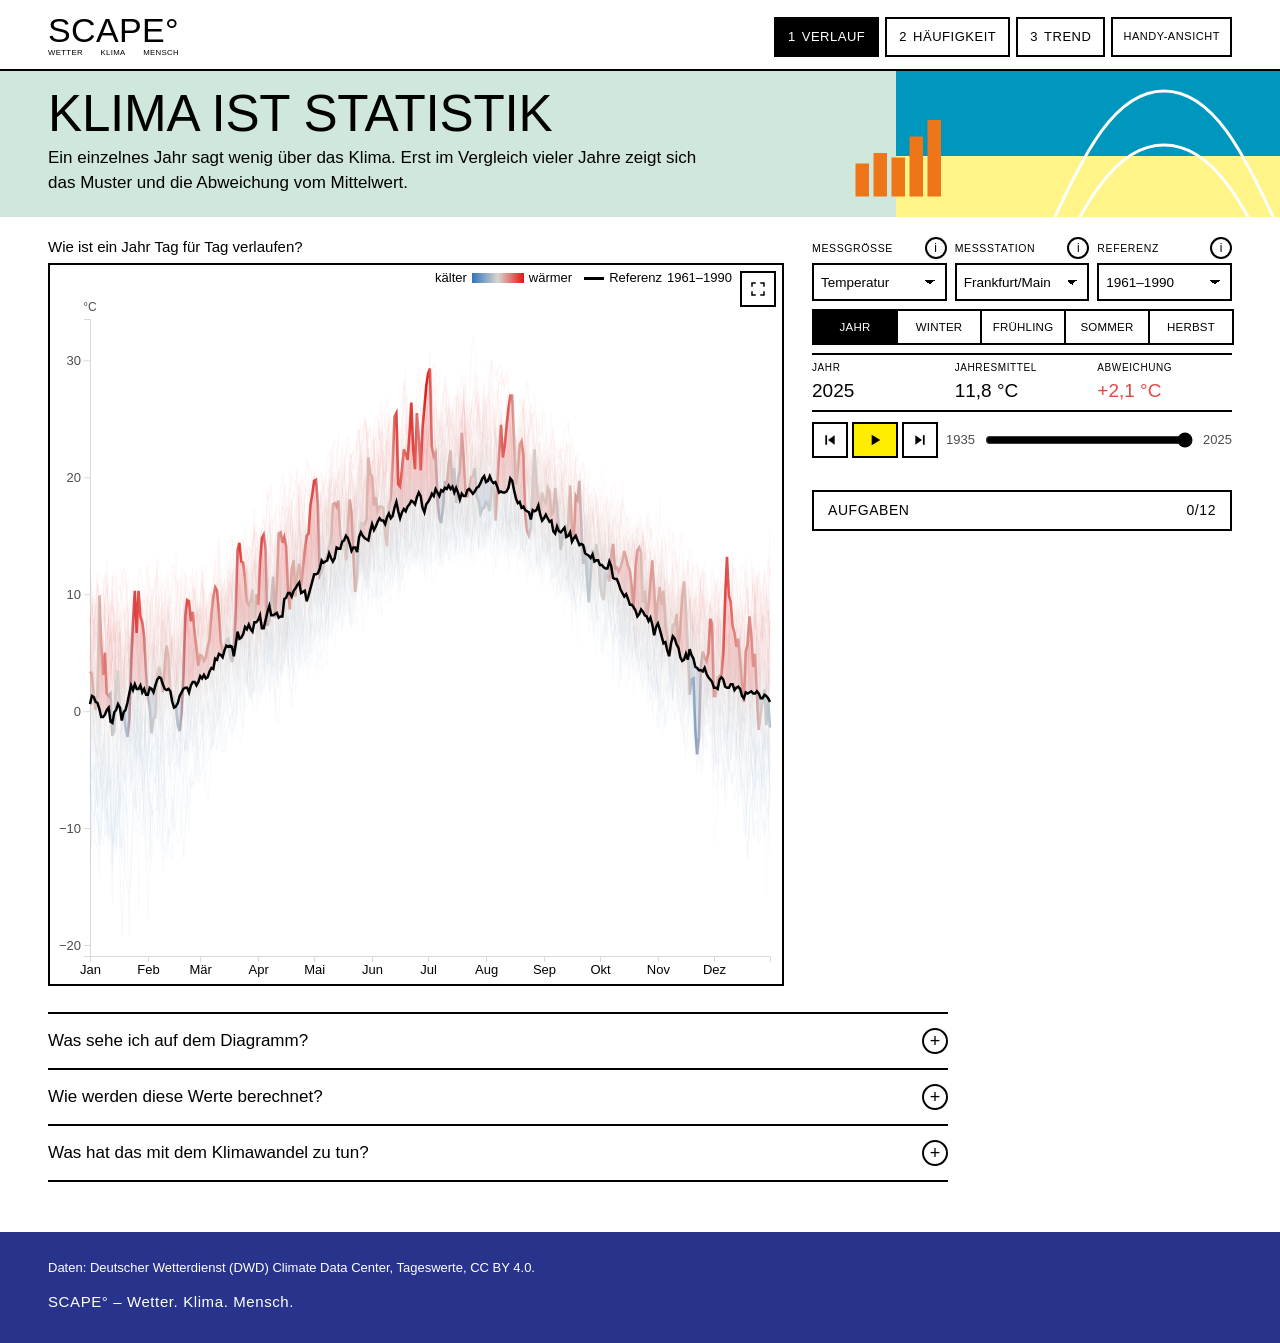
<file: docs/index.html>
<!DOCTYPE html>
<html lang="de">
<head>
<meta charset="UTF-8">
<meta name="viewport" content="width=device-width, initial-scale=1, viewport-fit=cover">
<title data-t="page.pageTitle">Klima ist Statistik</title>
<meta name="description" content="">
<!-- Structure only. Design: theme/ · texts: content/texts.de.js · layout: css/ · behaviour: js/ -->
<script src="js/view.js" data-app="klimastatistik"></script>
<link rel="stylesheet" href="theme/theme.css">
<link rel="stylesheet" href="css/kit.css">
<link rel="stylesheet" href="css/app.css">
</head>
<body>

<header class="top">
  <a class="logo" href="index.html" data-brand="logo"></a>
  <div class="top-right">
    <!-- the three views of the page; js/main.js switches them (#verlauf, #haeufigkeit, #trend) -->
    <nav class="nav" data-t-aria="views.ariaLabel">
      <a href="#verlauf" data-view="verlauf"><span class="num">1</span><span data-t="views.verlauf.nav"></span></a>
      <a href="#haeufigkeit" data-view="haeufigkeit"><span class="num">2</span><span data-t="views.haeufigkeit.nav"></span></a>
      <a href="#trend" data-view="trend"><span class="num">3</span><span data-t="views.trend.nav"></span></a>
    </nav>
    <button type="button" class="view-toggle"></button>
  </div>
</header>

<div class="poster small">
  <div class="f f1"></div><div class="f f2"></div><div class="f f3"></div>
  <svg class="l2" viewBox="0 0 120 120" aria-hidden="true">
    <rect x="6" y="70" width="18" height="44" fill="currentColor"/><rect x="30" y="56" width="18" height="58" fill="currentColor"/>
    <rect x="54" y="62" width="18" height="52" fill="currentColor"/><rect x="78" y="34" width="18" height="80" fill="currentColor"/>
    <rect x="102" y="12" width="18" height="102" fill="currentColor"/>
  </svg>
  <svg class="l3" viewBox="0 0 400 400" aria-hidden="true">
    <path d="M0,330 C110,330 120,120 200,120 C280,120 290,330 400,330"/>
    <path d="M0,300 C110,300 120,80 200,80 C280,80 290,300 400,300"/>
  </svg>
  <div class="poster-text">
    <h1 class="headline" data-t-html="page.headline"></h1>
    <p class="lead" data-t="page.lead"></p>
  </div>
</div>

<main class="page">
  <div class="lab">
    <div class="lab-pre">
      <div class="pickers">
        <div class="pick">
          <div class="pick-head">
            <label for="variable-select" class="section-label" data-t="pickers.variable"></label>
            <button type="button" class="info" aria-controls="variable-note" data-t-aria="pickers.variableInfoAria"></button>
          </div>
          <select id="variable-select" class="select">
            <option value="temperature" data-t="variables.temperature.label"></option>
            <option value="precipitation" data-t="variables.precipitation.label"></option>
            <option value="sunshine" data-t="variables.sunshine.label"></option>
          </select>
        </div>
        <div class="pick">
          <div class="pick-head">
            <label for="station-select" class="section-label" data-t="pickers.station"></label>
            <button type="button" class="info" aria-controls="station-note" data-t-aria="pickers.stationInfoAria"></button>
          </div>
          <select id="station-select" class="select"></select>
        </div>
        <div class="pick">
          <div class="pick-head">
            <label for="period-select" class="section-label" data-t="common.referencePeriodShort"></label>
            <button type="button" class="info" aria-controls="period-note" data-t-aria="common.periodInfoAria"></button>
          </div>
          <select id="period-select" class="select"></select>
        </div>
      </div>
      <div class="info-note" id="variable-note" hidden></div>
      <div class="info-note" id="station-note" hidden></div>
      <div class="info-note" id="period-note" hidden data-t-html="common.periodInfo"></div>

      <div class="seg-row">
        <div class="seg" id="season-toggle" role="group" data-t-aria="page.seasonAria"></div>
      </div>

      <div class="readout-grid" aria-live="polite">
        <div><span data-t="page.year"></span><b id="readout-year">–</b></div>
        <div><span id="readout-value-label"></span><b id="readout-value">–</b></div>
        <div><span data-t="page.deviation"></span><b id="readout-deviation">–</b></div>
      </div>
      <!-- year timeline right under the readout (phone and desktop) -->
      <div class="timeline">
        <span class="transport">
          <button type="button" class="tool" id="prev-year-btn" data-t-aria="timeline.prevAria"><svg viewBox="0 0 24 24" aria-hidden="true"><path d="M5 5h2.6v14H5zM19 5l-10 7 10 7z"/></svg></button>
          <button type="button" class="tool play pulse" id="play-btn" data-t-aria="timeline.playAria">
            <svg class="i-play" viewBox="0 0 24 24" aria-hidden="true"><path d="M7 4l13 8-13 8V4z"/></svg>
            <svg class="i-stop" viewBox="0 0 24 24" aria-hidden="true"><rect x="6" y="6" width="12" height="12"/></svg>
          </button>
          <button type="button" class="tool" id="next-year-btn" data-t-aria="timeline.nextAria"><svg viewBox="0 0 24 24" aria-hidden="true"><path d="M16.4 5H19v14h-2.6zM5 5l10 7-10 7z"/></svg></button>
        </span>
        <span class="year-bound" id="timeline-year-start">–</span>
        <input type="range" id="year-slider" class="year-slider" min="0" max="0" value="0" step="1" data-t-aria="timeline.sliderAria">
        <span class="year-bound" id="timeline-year-end">–</span>
      </div>
    </div>

    <div class="lab-stage">
      <p class="view-question" id="view-question"></p>
      <div class="stage-frame chart-frame" id="stage-frame">
        <!-- 1 Verlauf: one line per year (or monthly bars for sunshine) -->
        <div class="chart-pane" data-pane="verlauf">
          <div class="chart-legend" id="verlauf-legend" aria-hidden="true">
            <span class="legend-scale">
              <span class="legend-label legend-cold"></span>
              <span class="legend-gradient"></span>
              <span class="legend-label legend-warm"></span>
            </span>
            <span class="legend-vs"><span class="line-swatch"></span> <span data-t="legends.reference"></span> <span class="legend-period"></span></span>
          </div>
          <div class="chart-legend" id="bar-legend" aria-hidden="true" hidden>
            <span class="legend-item"><span class="swatch-box" id="bar-legend-year-swatch"></span><span data-t="legends.barYear"></span></span>
            <span class="legend-item"><span class="swatch-box" id="bar-legend-period-swatch"></span><span id="bar-legend-period-label"></span></span>
          </div>
          <svg id="chart" class="chart" role="img"></svg>
          <svg id="chart-bar" class="chart" role="img" hidden></svg>
        </div>
        <!-- 2 Häufigkeit: distribution of the days of one year against the reference period -->
        <div class="chart-pane" data-pane="haeufigkeit" hidden>
          <div class="chart-legend" aria-hidden="true">
            <span class="legend-item"><span class="legend-gradient swatch-bars"></span> <span data-t="legends.distYear"></span></span>
            <span class="legend-item"><span class="line-swatch dashed"></span> <span class="legend-dist-period"></span></span>
          </div>
          <svg id="distribution-chart" class="chart" role="img"></svg>
        </div>
        <!-- 3 Trend: one bar per year, 10-year moving average -->
        <div class="chart-pane" data-pane="trend" hidden>
          <div class="chart-legend" aria-hidden="true">
            <span class="legend-scale">
              <span class="legend-label legend-cold"></span>
              <span class="legend-gradient"></span>
              <span class="legend-label legend-warm"></span>
            </span>
            <span class="legend-vs"><span class="line-swatch"></span> <span data-t="legends.movingAverage"></span></span>
          </div>
          <svg id="trend-chart" class="chart" role="img"></svg>
        </div>
        <div id="tooltip" class="tooltip" hidden></div>
        <p class="load-error" id="load-error" hidden data-t="loadError"></p>
      </div>
    </div>

    <div class="lab-post">
      <button type="button" class="btn tasks-open" id="tasks-open" aria-haspopup="dialog" aria-controls="tasks-dialog">
        <span data-t="quiz.open"></span> <span class="quiz-progress" id="quiz-progress"></span>
      </button>
    </div>
  </div>

  <dialog class="quiz-dialog" id="tasks-dialog" aria-labelledby="tasks-title">
    <div class="quiz-head">
      <h2 id="tasks-title" data-t="quiz.title"></h2>
      <button type="button" class="quiz-close" id="tasks-close" data-t-aria="quiz.closeAria">&times;</button>
    </div>
    <p class="quiz-intro" data-t="quiz.intro"></p>
    <div class="quiz" id="quiz"></div>
  </dialog>

  <div class="topics">
    <details class="topic"><summary data-t="common.topics.chartTitle"></summary><div class="topic-body" id="topic-chart"></div></details>
    <details class="topic"><summary data-t="common.topics.calcTitle"></summary><div class="topic-body" id="topic-calc"></div></details>
    <details class="topic" id="topic-climate-details">
      <summary data-t="common.topics.climateTitle"></summary>
      <div class="topic-body" id="topic-climate"></div>
      <section class="compare" id="compare">
        <h3 class="compare-title" id="compare-title" data-t="compare.titleDefault"></h3>
        <p class="compare-headline" id="compare-headline"></p>
        <div class="stage-frame chart-frame compare-frame" data-no-fs>
          <div class="chart-legend" id="compare-legend" aria-hidden="true"></div>
          <svg class="compare-chart" id="compare-chart" role="img" data-t-aria="compare.aria"></svg>
        </div>
      </section>
    </details>
  </div>
</main>

<footer class="foot">
  <p class="sources" data-t="sources"></p>
  <p class="brand-line" data-brand="line"></p>
</footer>

<script src="theme/theme.js"></script>
<script src="content/texts.de.js"></script>
<script src="js/texts.js"></script>
<script src="js/brand.js"></script>
<script src="js/kit.js"></script>
<script src="js/vendor/d3.v7.min.js"></script>
<script src="js/shared.js"></script>
<script src="js/variable-config.js"></script>
<script src="js/spaghetti-plot.js"></script>
<script src="js/monthly-bar-plot.js"></script>
<script src="js/distribution-plot.js"></script>
<script src="js/annual-trend-plot.js"></script>
<script src="js/main.js"></script>
</body>
</html>
</file>
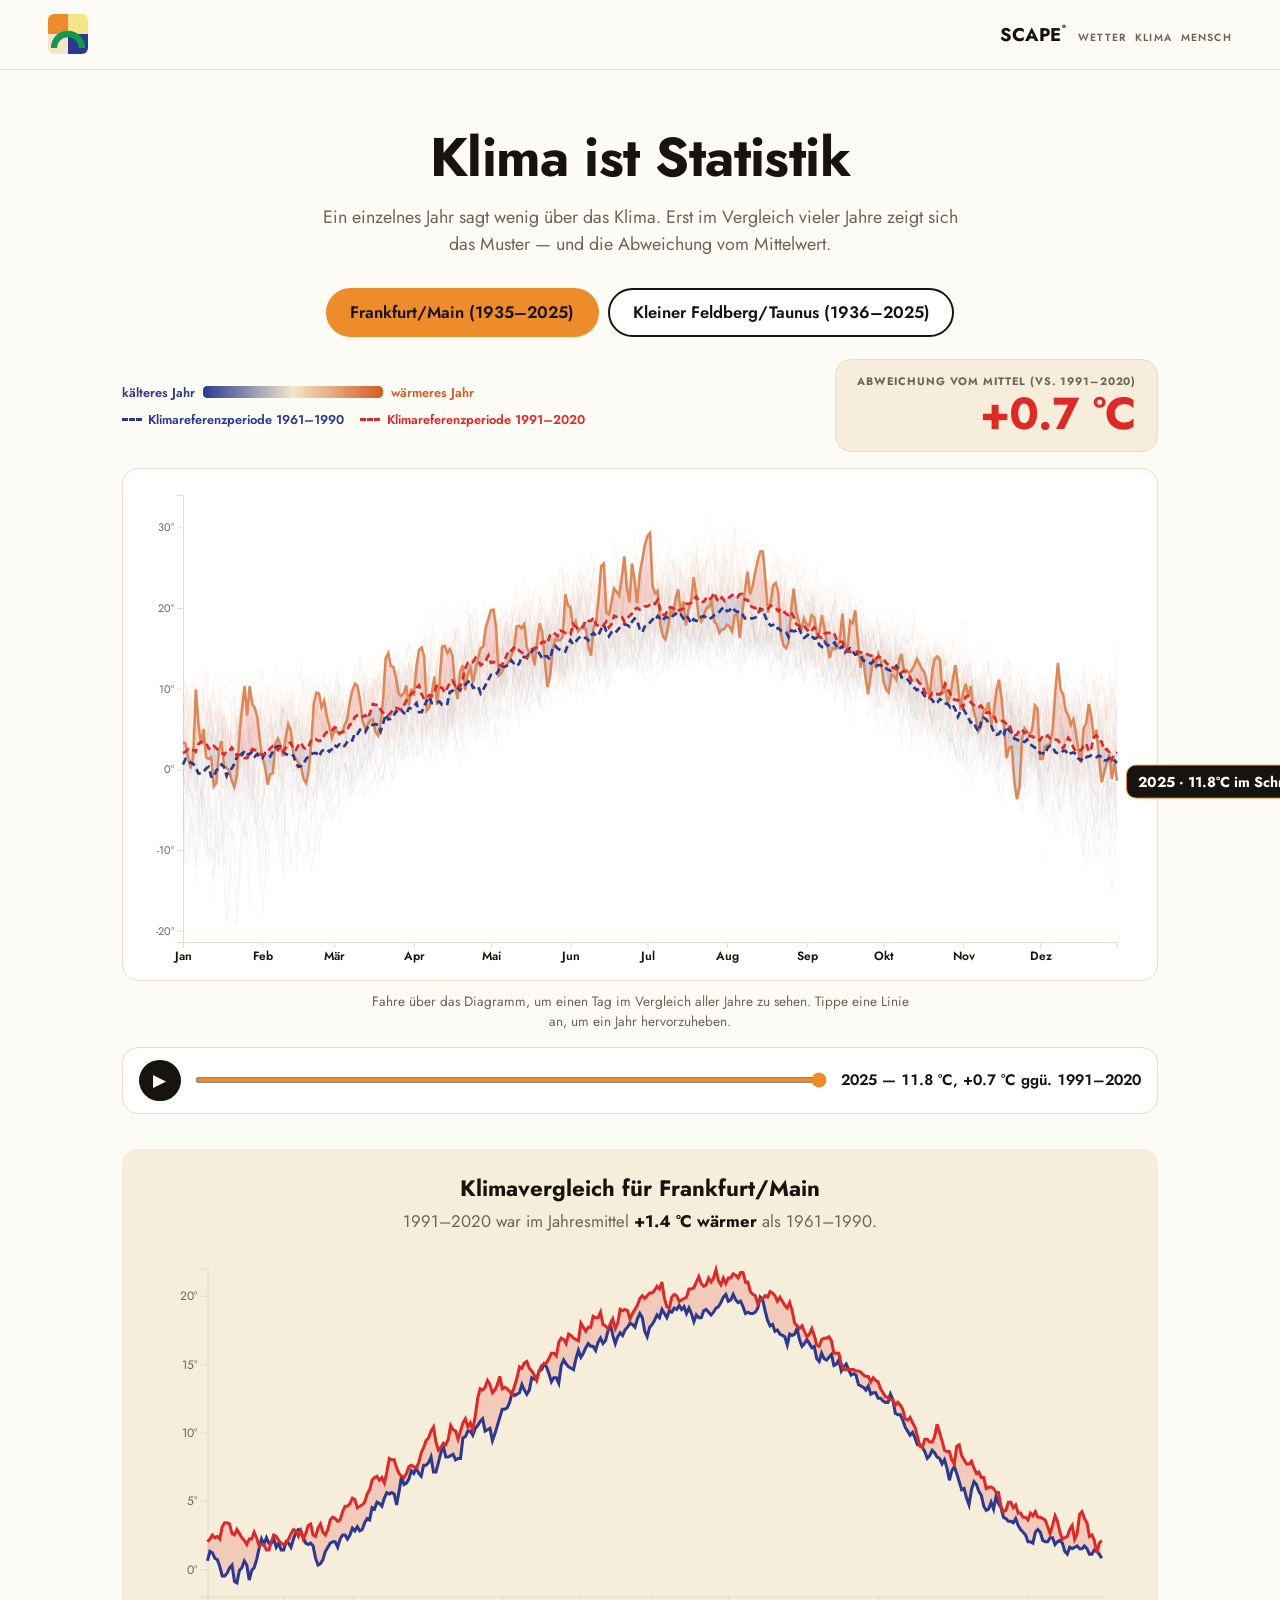
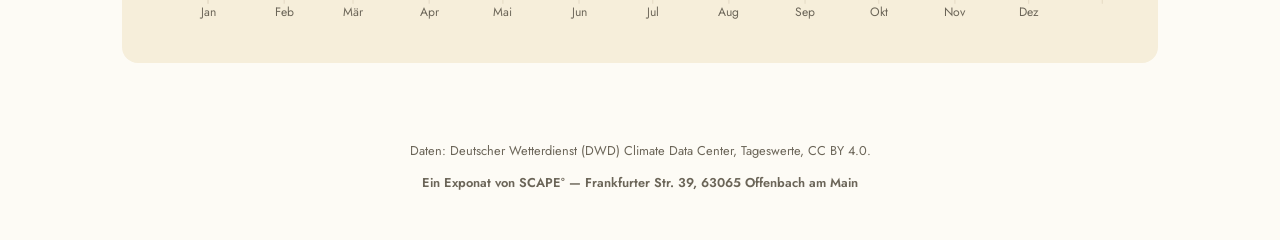
<file: public/index.html>
<!DOCTYPE html>
<html lang="de">
<head>
<meta charset="UTF-8" />
<meta name="viewport" content="width=device-width, initial-scale=1.0" />
<title>Klima ist Statistik — ein SCAPE° Exponat</title>
<link rel="stylesheet" href="css/style.css" />
</head>
<body>

<div class="brand-bar">
  <div class="brand-quad" aria-hidden="true">
    <span></span><span></span><span></span><span></span>
    <svg class="brand-arc" viewBox="0 0 100 100"><path d="M 15 85 A 35 35 0 0 1 85 85" /></svg>
  </div>
  <div class="brand-word">
    <span class="brand-logo">SCAPE<sup>°</sup></span>
    <span class="brand-sub">WETTER&nbsp; KLIMA&nbsp; MENSCH</span>
  </div>
</div>

<header class="app-header">
  <h1>Klima ist Statistik</h1>
  <p class="subtitle">Ein einzelnes Jahr sagt wenig über das Klima. Erst im Vergleich vieler Jahre zeigt sich das Muster — und die Abweichung vom Mittelwert.</p>
</header>

<nav class="station-switcher" id="station-switcher" aria-label="Messstation wählen">
</nav>

<main class="plot-shell">
  <div class="plot-toolbar">
    <div class="legend" id="legend" aria-hidden="true">
      <div class="legend-row">
        <span class="legend-label legend-label-cold">kälteres Jahr</span>
        <svg id="legend-gradient" width="180" height="12"></svg>
        <span class="legend-label legend-label-warm">wärmeres Jahr</span>
      </div>
      <div class="legend-row legend-row-periods" id="legend-periods"></div>
    </div>
    <div class="deviation-badge" id="deviation-badge">
      <span class="deviation-label">ABWEICHUNG VOM MITTEL <span id="deviation-period-label"></span></span>
      <span class="deviation-value" id="deviation-value">–</span>
    </div>
  </div>

  <div class="chart-wrap">
    <svg id="chart" role="img" aria-label="Verlauf der Tagesmitteltemperatur für jedes verfügbare Jahr"></svg>
    <div id="tooltip" class="tooltip" hidden></div>
    <div id="strand-label" class="strand-label" hidden></div>
  </div>
  <p class="hint" id="hint">Fahre über das Diagramm, um einen Tag im Vergleich aller Jahre zu sehen. Tippe eine Linie an, um ein Jahr hervorzuheben.</p>

  <div class="timeline">
    <button id="play-btn" class="play-btn" aria-label="Durch die Jahre abspielen">&#9654;</button>
    <input type="range" id="year-slider" class="year-slider" min="0" max="0" value="0" step="1" aria-label="Jahr auswählen" />
    <div class="timeline-readout" id="timeline-readout">&nbsp;</div>
  </div>

  <section class="compare" id="compare">
    <h2 id="compare-title">Klimavergleich</h2>
    <p class="compare-headline" id="compare-headline"></p>
    <svg class="compare-chart" id="compare-chart" viewBox="0 0 800 320" preserveAspectRatio="xMidYMid meet"></svg>
  </section>
</main>

<footer class="app-footer">
  <p>Daten: Deutscher Wetterdienst (DWD) Climate Data Center, Tageswerte, CC BY 4.0.</p>
  <p class="footer-scape">Ein Exponat von SCAPE° — Frankfurter Str. 39, 63065 Offenbach am Main</p>
</footer>

<script src="js/vendor/d3.v7.min.js"></script>
<script src="js/spaghetti-plot.js"></script>
<script src="js/main.js"></script>
</body>
</html>
</file>
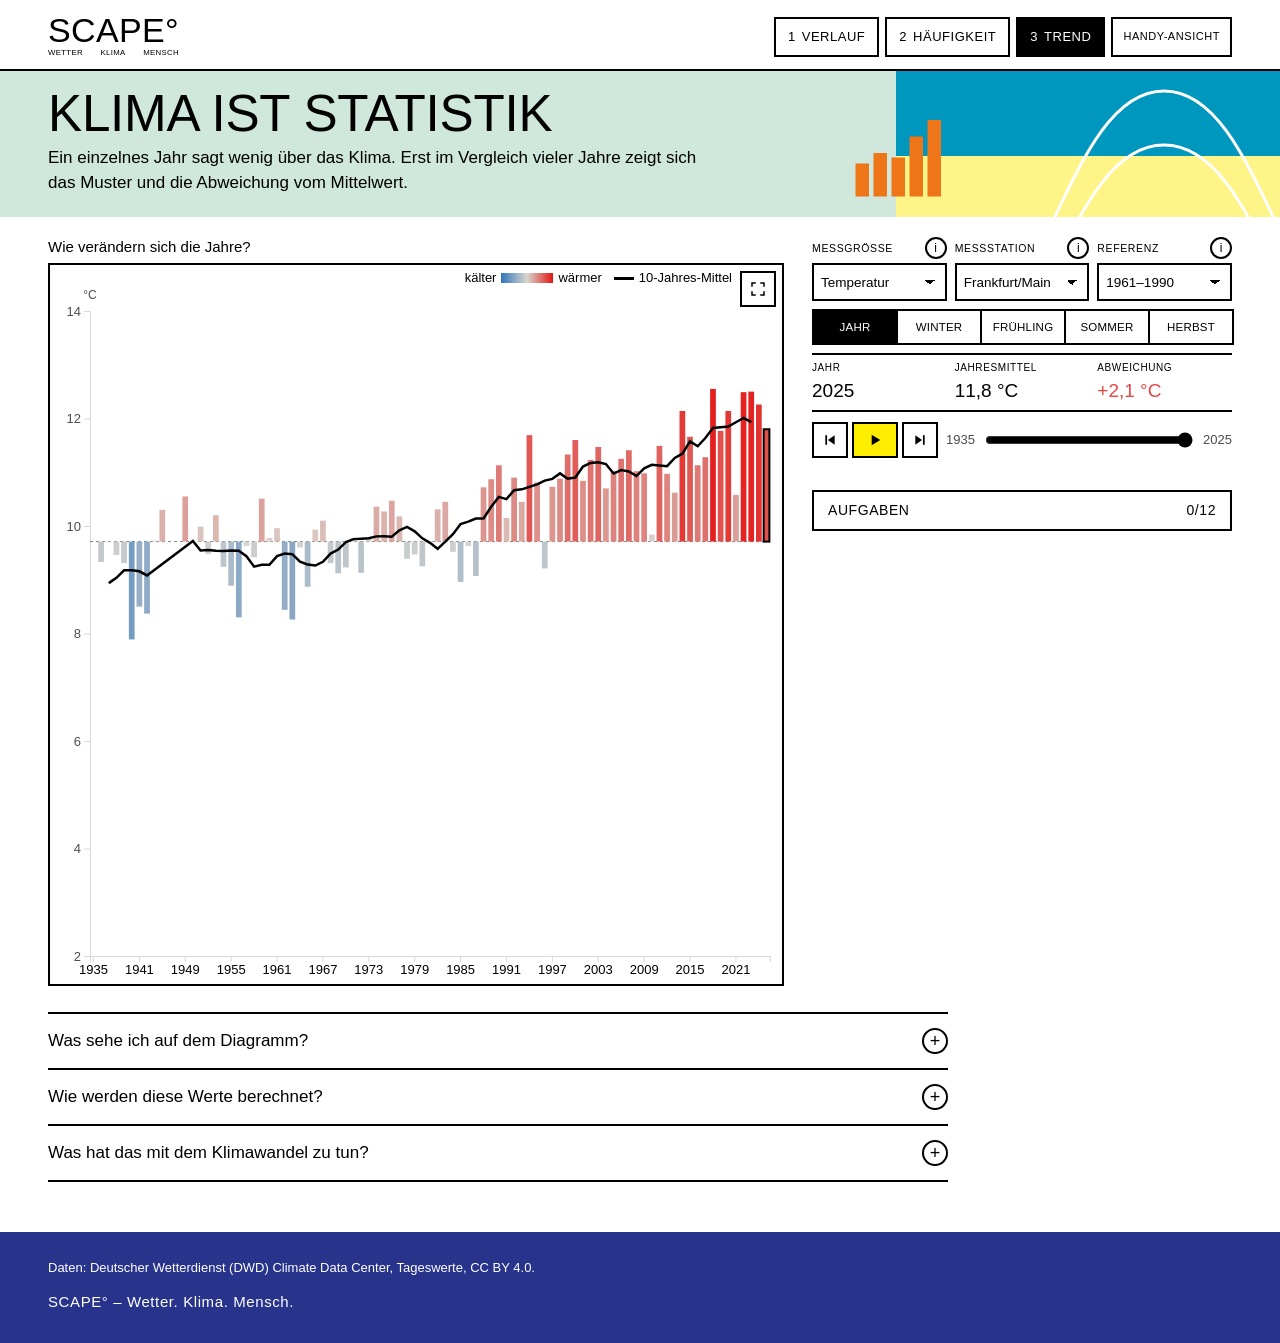
<file: docs/trend.html>
<!DOCTYPE html>
<html lang="de">
<head>
<meta charset="UTF-8">
<meta name="viewport" content="width=device-width, initial-scale=1">
<title>Klima ist Statistik – Trend</title>
<!-- Old address of the former "Klimatrend" page: forwards to the Trend view of index.html. -->
<meta http-equiv="refresh" content="0; url=index.html#trend">
<link rel="canonical" href="index.html#trend">
<script>location.replace('index.html#trend');</script>
</head>
<body>
<p><a href="index.html#trend">Klima ist Statistik – Trend</a></p>
</body>
</html>
</file>
<file: docs/theme/theme.css>
/* =========================================================================
   THEME – everything that makes this app look like SCAPE°.
   css/kit.css and css/app.css only use the custom properties defined here,
   so another institution changes this file (plus theme.js) and nothing else.

   SCAPE° corporate design (Bureau Mitte), in short:
   * Founders Grotesk only. Headlines very large, light, in caps; labels
     medium weight in caps; running text regular, mixed case.
   * Palette colours only. Strong tones always next to pastels. Text black,
     white on dark fields.
   * Flat: hard-edged rectangular colour fields, no rounded rectangles,
     no shadows, no gradients. Circles and pills belong to the shape
     vocabulary and may be used.
   ========================================================================= */

/* Founders Grotesk (Klim Type Foundry) is commercial and not shipped. It is
   used when installed on the device; otherwise the system fallback applies. */
@font-face { font-family: "Founders Grotesk"; src: local("Founders Grotesk Light"), local("FoundersGrotesk-Light"); font-weight: 300; font-display: swap; }
@font-face { font-family: "Founders Grotesk"; src: local("Founders Grotesk Regular"), local("FoundersGrotesk-Regular"); font-weight: 400; font-display: swap; }
@font-face { font-family: "Founders Grotesk"; src: local("Founders Grotesk Medium"), local("FoundersGrotesk-Medium"); font-weight: 500; font-display: swap; }

:root {
  /* ---- Type ------------------------------------------------------------ */
  --font: "Founders Grotesk", "Helvetica Neue", Inter, Arial, sans-serif;
  --fw-light: 300;      /* big headlines, big numbers, wordmark */
  --fw-regular: 400;    /* running text */
  --fw-medium: 500;     /* labels, buttons, small caps headings, emphasis */
  --caps: uppercase;    /* headlines and labels; "none" for a brand without caps */

  /* ---- Palette (scape-corporate-design, section 4) --------------------- */
  --c-black: #000000;   --c-white: #FFFFFF;
  --c-olive: #726B1E;   --c-sand: #D4BFA3;
  --c-gold: #E09F00;    --c-amber: #F59E24;   --c-yellow: #FFE547;
  --c-yellow-strong: #FFD500;  --c-yellow-bright: #FFED00;  --c-yellow-pastel: #FFF487;  --c-yellow-pale: #FDF6B7;
  --c-rust: #D55117;    --c-orange: #EE7518;  --c-salmon: #EF887F;
  --c-pink: #F8E1E6;    --c-cream: #F2E4BA;
  --c-red: #E41513;     --c-red-2: #E8472E;
  --c-purple: #442683;  --c-purple-2: #523E91; --c-lavender: #E0E5F5; --c-lilac: #C5B8DB;
  --c-green-strong: #00983A; --c-green: #62BA91; --c-green-pale: #B0D8C0;
  --c-mint: #CFE6CE;    --c-pale-green: #D0E8DC;
  --c-cyan: #0097BE;    --c-cyan-2: #44ABCC;  --c-cyan-3: #80C0DA;
  --c-petrol: #1F6C8E;  --c-teal: #007B73;    --c-grey: #AEC4C2;
  --c-navy: #28348B;    --c-blue: #0253A0;    --c-blue-2: #3274BA;
  --c-blue-pale: #98B8DD; --c-ice: #D4EDF8;

  /* ---- Roles ----------------------------------------------------------- */
  --ink: var(--c-black);          /* text, outlines */
  --ink-inverse: var(--c-white);  /* text on dark fields */
  --ink-muted: #4d4d4d;           /* secondary text (8.4:1 on white) */
  --paper: var(--c-white);        /* page background */
  --line: var(--c-black);         /* borders of buttons, cards, frames */
  --line-width: 2px;
  --rule-soft: #d9d9d9;           /* grid lines and axes inside charts only */
  --primary: var(--c-yellow-bright); /* THE main action button */
  --primary-ink: var(--c-black);
  --active: var(--c-black);       /* selected / switched-on state */
  --active-ink: var(--c-white);
  --accent: var(--c-orange);      /* decoration of the current part */
  --accent-pale: var(--c-yellow-pastel); /* hover */
  --merke: var(--c-yellow-pale);  /* "Merke" box */
  --focus: var(--c-cyan);         /* keyboard focus ring */
  --stage-bg: var(--c-cream);     /* behind simulations */

  /* Poster header (CD "Gestaltungsebenen"): background field, two fields on
     the right, a small solid shape and a large cropped outline. Each app
     overrides these with its own signature combination. */
  --f1: var(--c-yellow-pastel);
  --f2: var(--c-orange);
  --f3: var(--c-navy);
  --shape: var(--c-green);
  --outline: var(--c-pink);

  /* Footer */
  --foot-bg: var(--c-navy);
  --foot-ink: var(--c-white);

  /* Shape */
  --radius: 0;                    /* no rounded rectangles in the CD */
  --tap: 44px;                    /* minimum touch target */
}

/* ---- Wordmark ------------------------------------------------------------
   "SCAPE°" with the subtitle spread over the full width of the word.
   The markup comes from theme.js (brand.logoHtml). */
.logo { display: inline-flex; flex-direction: column; color: var(--ink); text-decoration: none; line-height: 1; }
.logo-word { font-family: var(--font); font-weight: var(--fw-light); font-size: var(--logo-size, 40px); letter-spacing: .01em; line-height: .85; white-space: nowrap; }
.logo-sub { display: flex; justify-content: space-between; gap: .5em; margin-top: calc(var(--logo-size, 40px) * .13); font-family: var(--font); font-weight: var(--fw-medium); font-size: calc(var(--logo-size, 40px) * .23); letter-spacing: .04em; text-transform: uppercase; }

/* ---- Klima ist Statistik ---------------------------------------------------- */
:root {
  /* signature combination: pale green, cyan, yellow pastel, orange shape, white outline */
  --f1: var(--c-pale-green); --f2: var(--c-cyan); --f3: var(--c-yellow-pastel);
  --shape: var(--c-orange); --outline: var(--c-white);
  --stage-bg: var(--c-white);          /* behind the charts */
  --panel: var(--c-cream);             /* period comparison section */
  --tooltip-bg: var(--c-black);        /* chart tooltips */
  --tooltip-ink: var(--c-white);
  --tooltip-cold: var(--c-blue-pale);  /* "coldest / least" line in day tooltips */
  --tooltip-warm: var(--c-salmon);     /* "warmest / most" line in day tooltips */
}
</file>
<file: docs/css/kit.css>
/* =========================================================================
   SCAPE° app kit – the shared skeleton and components of every app
   (style guide: poster site, buttons, info buttons, Merke box, collapsible
   topics, stage with fullscreen button and first-hint badge, layout).
   Uses only variables from theme/theme.css. Identical in every app;
   app-specific layout goes into css/app.css.

   Phone layout is the base; html[data-view="desktop"] (set by js/view.js
   from the screen width or the header toggle) switches to the desktop
   arrangement: interactive left, controls right.
   ========================================================================= */

*, *::before, *::after { box-sizing: border-box; }
html { -webkit-text-size-adjust: 100%; }
body {
  margin: 0; background: var(--paper); color: var(--ink);
  font-family: var(--font); font-weight: var(--fw-regular); font-size: 17px; line-height: 1.45;
  overflow-x: hidden; -webkit-tap-highlight-color: transparent;
}
h1, h2, h3, p { margin: 0; }
b, strong { font-weight: var(--fw-medium); }
a { color: inherit; }
button, input, select { font: inherit; color: inherit; }
[hidden] { display: none !important; }
:focus-visible { outline: 3px solid var(--focus); outline-offset: 2px; }

:root { --gutter: clamp(16px, 4vw, 48px); --head-h: 76px; }

/* ---------- Header (sticky) ---------------------------------------------- */
.top {
  position: sticky; top: 0; z-index: 30;
  display: flex; flex-wrap: wrap; align-items: flex-end; justify-content: space-between; gap: 12px 20px;
  padding: 16px var(--gutter) 12px; background: var(--paper);
  border-bottom: var(--line-width) solid var(--line); --logo-size: 34px;
}
.top-right { display: flex; flex-wrap: wrap; align-items: center; justify-content: flex-end; gap: 6px; }
.nav { display: flex; flex-wrap: wrap; gap: 6px; }
.nav a, .nav button {
  display: inline-flex; align-items: center; min-height: 40px; padding: 6px 12px;
  border: var(--line-width) solid var(--line); border-radius: var(--radius); background: var(--paper);
  text-decoration: none; font-weight: var(--fw-medium); font-size: 13px; letter-spacing: .04em; text-transform: var(--caps);
  cursor: pointer;
}
.nav .num { font-weight: var(--fw-light); margin-right: 6px; }
.nav [aria-current="page"], .nav [aria-current="true"] { background: var(--active); color: var(--active-ink); }
.view-toggle {
  min-height: 40px; padding: 6px 10px; border: var(--line-width) solid var(--line); background: var(--paper);
  font-weight: var(--fw-medium); font-size: 11px; letter-spacing: .05em; text-transform: var(--caps); cursor: pointer; white-space: nowrap;
}
:root[data-view="mobile"] .top { position: static; }
:root[data-view="mobile"] .top { align-items: center; padding-top: 12px; padding-bottom: 10px; gap: 10px; }
/* phone: the view toggle sits on the logo row, the part buttons get a row of their own below */
:root[data-view="mobile"] .top-right { display: contents; }
:root[data-view="mobile"] .view-toggle { order: 1; margin-left: auto; min-height: 34px; }
:root[data-view="mobile"] .nav { flex: 1 1 100%; order: 2; }
:root[data-view="mobile"] .nav a, :root[data-view="mobile"] .nav button { flex: 1 1 auto; justify-content: center; min-height: 36px; padding: 4px 8px; font-size: 12px; }

/* ---------- Poster header (three CD layers) ------------------------------ */
.poster { position: relative; overflow: hidden; isolation: isolate; min-height: 280px; padding: 36px var(--gutter) 44px; }
.poster .f { position: absolute; z-index: -3; }
.poster .f1 { inset: 0; background: var(--f1); }
.poster .f2 { top: 0; right: 0; width: 30%; height: 58%; background: var(--f2); }
.poster .f3 { bottom: 0; right: 0; width: 30%; height: 42%; background: var(--f3); }
.poster .l2 { position: absolute; z-index: -2; right: calc(30% - 60px); top: calc(58% - 60px); width: 120px; height: 120px; color: var(--shape); }
.poster .l3 { position: absolute; z-index: -1; right: -12%; top: -40%; width: min(66vw, 700px); height: auto; color: var(--outline); fill: none; stroke: currentColor; stroke-width: 3; pointer-events: none; }
.poster .l3 * { vector-effect: non-scaling-stroke; }
.poster-text { position: relative; max-width: min(66%, 900px); }
.kicker { font-weight: var(--fw-medium); font-size: 13px; letter-spacing: .07em; text-transform: var(--caps); margin-bottom: 12px; }
.headline { font-weight: var(--fw-light); text-transform: var(--caps); font-size: clamp(42px, 8vw, 116px); line-height: .88; letter-spacing: -.005em; margin-bottom: 18px; overflow-wrap: anywhere; hyphens: manual; }
.lead { font-size: clamp(17px, 1.7vw, 20px); max-width: 40em; }
/* slim band: sub-pages, and single-page apps on the desktop */
.poster.small { min-height: 0; padding: 26px var(--gutter) 30px; }
.poster.small .headline { font-size: clamp(36px, 6vw, 84px); margin-bottom: 12px; }
.poster.small .l2 { width: 90px; height: 90px; right: calc(30% - 45px); top: calc(58% - 45px); }
:root[data-view="desktop"] .poster.small { padding: 20px var(--gutter) 22px; }
:root[data-view="desktop"] .poster.small .headline { font-size: clamp(38px, 4vw, 60px); margin-bottom: 10px; }
:root[data-view="desktop"] .poster.small .kicker { margin-bottom: 8px; }
:root[data-view="desktop"] .poster.small .lead { font-size: 17px; }
:root[data-view="desktop"] .poster.small .l3 { top: -60%; width: min(44vw, 540px); }
:root[data-view="mobile"] .poster, :root[data-view="mobile"] .poster.small { min-height: 0; padding: 20px var(--gutter) 84px; }
:root[data-view="mobile"] .poster-text { max-width: 100%; }
:root[data-view="mobile"] .poster .f2 { top: auto; bottom: 0; left: 0; right: auto; width: 58%; height: 70px; }
:root[data-view="mobile"] .poster .f3 { bottom: 0; right: 0; width: 42%; height: 70px; }
:root[data-view="mobile"] .poster .l2 { right: auto; left: calc(58% - 40px); top: auto; bottom: 28px; width: 80px; height: 80px; }
/* phone: only the top of the large outline shows, rising out of the colour band, so it never crosses the text */
:root[data-view="mobile"] .poster .l3 { width: 95vw; right: -25%; top: auto; bottom: 0; transform: translateY(70%); }

/* ---------- Page body ---------------------------------------------------- */
.page { padding: 20px var(--gutter) 40px; max-width: 1400px; margin: 0 auto; }
.section-label { font-weight: var(--fw-medium); font-size: 12px; letter-spacing: .1em; text-transform: var(--caps); margin: 18px 0 8px; }
.section-label:first-child { margin-top: 0; }
.h2-short { font-weight: var(--fw-light); text-transform: var(--caps); font-size: clamp(30px, 3.4vw, 46px); line-height: .92; margin: 0 0 12px; }
.h2-question { font-weight: var(--fw-medium); font-size: clamp(22px, 2.4vw, 30px); line-height: 1.15; margin: 0 0 12px; }
p.text { font-size: 16px; line-height: 1.55; max-width: 46em; margin: 0 0 12px; }

/* ---------- Lab: interactive + controls ----------------------------------
   Phone: pre (selection) → stage → post (controls, hint, tasks, Merke).
   Desktop: stage on the left, sized to the screen; pre + post on the right. */
.lab { display: grid; grid-template-columns: minmax(0, 1fr); grid-template-areas: "pre" "stage" "post"; gap: 12px 36px; align-items: start; }
.lab-pre { grid-area: pre; min-width: 0; }
.lab-stage { grid-area: stage; min-width: 0; }
.lab-post { grid-area: post; min-width: 0; }
:root[data-view="desktop"] .lab {
  grid-template-columns: minmax(0, 1fr) minmax(min(320px, 45%), 420px);
  grid-template-areas: "stage pre" "stage post";
  grid-template-rows: auto 1fr;
}
:root[data-view="desktop"] .lab-stage { position: sticky; top: calc(var(--head-h) + 12px); }
/* a square stage that fits the screen on the desktop */
.stage-frame.square { aspect-ratio: 1 / 1; }
:root[data-view="desktop"] .stage-frame.fit { width: min(100%, calc(100svh - var(--head-h) - var(--fit-offset, 230px))); min-width: min(360px, 100%); margin: 0 auto; }

/* ---------- Stage frame, fullscreen button, first-hint badge ------------- */
.stage-frame { position: relative; border: var(--line-width) solid var(--line); background: var(--stage-bg); }
.stage-frame > canvas { display: block; width: 100%; height: 100%; }
.fs-btn {
  position: absolute; right: 8px; bottom: 8px; z-index: 6; width: 40px; height: 40px; padding: 0;
  display: flex; align-items: center; justify-content: center;
  border: var(--line-width) solid var(--line); background: var(--paper); cursor: pointer;
}
.fs-btn svg { width: 20px; height: 20px; fill: none; stroke: currentColor; stroke-width: 2; }
.fs-btn .exit { display: none; }
.stage-frame.is-full .fs-btn .enter, .stage-frame:fullscreen .fs-btn .enter { display: none; }
.stage-frame.is-full .fs-btn .exit, .stage-frame:fullscreen .fs-btn .exit { display: block; }
/* fallback where the Fullscreen API is missing (iPhone): fill the window */
.stage-frame.is-full { position: fixed; inset: 0; z-index: 1000; width: auto !important; height: auto !important; aspect-ratio: auto !important; border: 0; margin: 0 !important; }
.stage-frame:fullscreen { width: 100% !important; height: 100% !important; aspect-ratio: auto !important; border: 0; }
.hint-badge {
  position: absolute; left: 50%; top: 10px; transform: translateX(-50%); z-index: 5; max-width: calc(100% - 20px);
  background: var(--paper); border: var(--line-width) solid var(--line); padding: 5px 10px;
  font-weight: var(--fw-medium); font-size: 12px; letter-spacing: .04em; text-transform: var(--caps); text-align: center; line-height: 1.3;
  pointer-events: none; animation: badge-pulse 1.1s ease-in-out infinite;
}
@keyframes badge-pulse { 0%, 100% { background: var(--paper); } 50% { background: var(--primary); } }
@media (prefers-reduced-motion: reduce) { .hint-badge { animation: none; background: var(--primary); } }

/* ---------- Buttons & controls ------------------------------------------- */
.controls { display: flex; flex-wrap: wrap; gap: 8px 12px; align-items: center; margin-bottom: 10px; }
.btn {
  display: inline-flex; align-items: center; justify-content: center; gap: 6px; min-height: 46px; padding: 8px 14px;
  border: var(--line-width) solid var(--line); border-radius: var(--radius); background: var(--paper); color: var(--ink);
  font-weight: var(--fw-medium); font-size: 14px; letter-spacing: .04em; text-transform: var(--caps); text-decoration: none;
  cursor: pointer; user-select: none; -webkit-user-select: none; touch-action: manipulation;
}
.btn:disabled { opacity: .4; cursor: default; }
.btn.primary { background: var(--primary); color: var(--primary-ink); }
.btn[aria-pressed="true"], .btn.active { background: var(--active); color: var(--active-ink); }
.btn.obj[aria-pressed="true"], .btn.obj.active { background: var(--obj); border-color: var(--obj); color: var(--ink-inverse); }
.btn .sub { display: block; font-size: 11px; font-weight: var(--fw-regular); text-transform: none; letter-spacing: 0; }
.btn svg { width: 18px; height: 18px; flex: none; }
.btn.big { min-height: 58px; font-size: 15px; padding: 10px 18px; }
:root[data-view="desktop"] .btn:not(.primary):not([aria-pressed="true"]):not(.active):not(:disabled):hover { background: var(--accent-pale); }
.btn-row { display: flex; gap: 10px; }
.btn-row > .btn { flex: 1; }
.seg { display: flex; flex-wrap: wrap; }
.seg .btn { margin-right: calc(-1 * var(--line-width)); }
.range { display: flex; align-items: center; gap: 12px; flex: 1 1 300px; min-height: 46px; }
.range label, .range .label { font-weight: var(--fw-medium); font-size: 13px; letter-spacing: .04em; text-transform: var(--caps); white-space: nowrap; min-width: 7em; }
.range input[type="range"] { flex: 1; min-width: 0; accent-color: var(--active); height: 32px; }
.range output { font-weight: var(--fw-medium); font-size: 14px; min-width: 5.4em; text-align: right; white-space: nowrap; }
:root[data-view="desktop"] .lab .range { flex-basis: 100%; }
:root[data-view="mobile"] .range { flex-wrap: wrap; gap: 4px 12px; }
:root[data-view="mobile"] .controls .btn { flex: 1 1 auto; }
.readout { font-weight: var(--fw-medium); font-size: 14px; letter-spacing: .04em; text-transform: var(--caps); min-height: 1.5em; margin: 6px 0; }
.readout-grid { display: flex; flex-wrap: wrap; gap: 10px 22px; padding: 12px 0; margin: 10px 0 14px; border-top: var(--line-width) solid var(--line); border-bottom: var(--line-width) solid var(--line); }
.readout-grid > div { font-size: 11px; font-weight: var(--fw-medium); letter-spacing: .08em; text-transform: var(--caps); }
.readout-grid b { display: block; margin-top: 3px; font-size: 20px; font-weight: var(--fw-light); letter-spacing: 0; text-transform: none; }
.hint { font-size: 15px; line-height: 1.5; margin: 8px 0 12px; max-width: 46em; }

/* ---------- Info button ("i" in a circle) + inline note ------------------ */
.info {
  flex: none; display: inline-flex; align-items: center; justify-content: center;
  width: 26px; height: 26px; padding: 0; margin: 0 4px; vertical-align: middle;
  border: var(--line-width) solid var(--line); border-radius: 50%; background: var(--paper); color: var(--ink);
  font-weight: var(--fw-medium); font-size: 14px; font-style: normal; line-height: 1; text-transform: none; cursor: pointer;
}
.info[aria-expanded="true"] { background: var(--active); color: var(--active-ink); }
.info-note { border-left: 4px solid var(--line); background: var(--merke); padding: 10px 12px; margin: 6px 0 12px; font-size: 14px; line-height: 1.5; }
.info-note p + p { margin-top: 6px; }

/* ---------- Tasks + Merke box --------------------------------------------- */
.tasks { border: var(--line-width) solid var(--line); padding: 12px 14px; margin: 12px 0; }
.tasks h3, .merke h3 { font-weight: var(--fw-medium); font-size: 12px; letter-spacing: .08em; text-transform: var(--caps); margin-bottom: 8px; }
.tasks ul { list-style: none; margin: 0; padding: 0; display: flex; flex-direction: column; gap: 8px; }
.tasks li { display: grid; grid-template-columns: 24px 1fr; gap: 8px; font-size: 15px; align-items: start; }
.tasks .box { width: 22px; height: 22px; border: var(--line-width) solid var(--line); background: var(--paper); display: flex; align-items: center; justify-content: center; font-size: 14px; font-weight: var(--fw-medium); }
.tasks li.done .box { background: var(--active); color: var(--active-ink); }
.tasks li.done .box::after { content: "✓"; }
.tasks .status { margin-top: 8px; font-weight: var(--fw-medium); font-size: 13px; letter-spacing: .04em; text-transform: var(--caps); min-height: 1.3em; }
.merke { background: var(--merke); border: var(--line-width) solid var(--line); padding: 12px 14px; margin: 12px 0; }
.merke p { font-size: 16px; line-height: 1.45; }
.merke.locked p { display: none; }
.merke .locked-note { display: none; font-size: 14px; }
.merke.locked .locked-note { display: block; }

/* ---------- Collapsible topics -------------------------------------------- */
.topics { margin: 26px 0 10px; max-width: 900px; }
details.topic { border-top: var(--line-width) solid var(--line); }
details.topic:last-of-type { border-bottom: var(--line-width) solid var(--line); }
details.topic > summary {
  list-style: none; cursor: pointer; display: flex; align-items: center; justify-content: space-between; gap: 12px;
  padding: 14px 0; font-weight: var(--fw-medium); font-size: 17px; line-height: 1.25;
}
details.topic > summary::-webkit-details-marker { display: none; }
details.topic > summary::after { content: "+"; flex: none; width: 26px; height: 26px; border: var(--line-width) solid var(--line); border-radius: 50%; display: flex; align-items: center; justify-content: center; font-size: 18px; line-height: 1; }
details.topic[open] > summary::after { content: "−"; background: var(--active); color: var(--active-ink); }
.topic-body { padding: 0 0 16px; }
.topic-body p { font-size: 15.5px; line-height: 1.6; margin: 0 0 12px; max-width: 46em; }
.topic-body h3 { font-weight: var(--fw-medium); font-size: 16px; margin: 14px 0 8px; }
.topic-body ol, .topic-body ul { padding-left: 22px; margin: 0 0 12px; }
.topic-body li { font-size: 15.5px; line-height: 1.55; margin-bottom: 6px; }

/* ---------- Strip of many items + pager ----------------------------------- */
.strip { display: flex; overflow-x: auto; border-top: var(--line-width) solid var(--line); border-bottom: var(--line-width) solid var(--line); scrollbar-width: thin; background: var(--paper); }
.strip a, .strip button { flex: 0 0 auto; display: flex; align-items: center; gap: 8px; min-height: 44px; padding: 6px 12px; border: 0; border-right: var(--line-width) solid var(--line); background: var(--paper); text-decoration: none; font-weight: var(--fw-medium); font-size: 12.5px; letter-spacing: .05em; text-transform: var(--caps); white-space: nowrap; cursor: pointer; }
.strip [aria-current="true"], .strip [aria-pressed="true"] { background: var(--active); color: var(--active-ink); }
.pager { display: grid; grid-template-columns: minmax(0, 1fr) auto minmax(0, 1fr); gap: 8px; margin-top: 24px; }
.pager .btn { min-height: 54px; min-width: 0; }
.pager .prev { justify-content: flex-start; }
.pager .next { justify-content: flex-end; }
.pager .t { overflow: hidden; text-overflow: ellipsis; white-space: nowrap; }
.next-part { display: flex; justify-content: flex-end; margin: 24px 0 0; }
:root[data-view="mobile"] .pager { grid-template-columns: minmax(0, 1fr) minmax(0, 1fr); }
:root[data-view="mobile"] .pager .home { grid-column: 1 / -1; order: -1; }

/* ---------- Stepper (steps inside one simulation) ------------------------- */
.stepper { list-style: none; margin: 0 0 12px; padding: 0; display: grid; grid-template-columns: repeat(auto-fit, minmax(110px, 1fr)); gap: 6px; }
.stepper button { width: 100%; min-height: 44px; border: var(--line-width) solid var(--line); background: var(--paper); font-weight: var(--fw-medium); font-size: 13px; text-align: left; padding: 8px 10px; cursor: pointer; }
.stepper button.done { background: var(--accent-pale); }
.stepper button[aria-current="step"] { background: var(--active); color: var(--active-ink); }
:root[data-view="desktop"] .lab .stepper { grid-template-columns: 1fr; }

/* ---------- Footer -------------------------------------------------------- */
.foot { background: var(--foot-bg); color: var(--foot-ink); padding: 26px var(--gutter) 30px; }
.foot .sources { font-size: 13px; line-height: 1.5; max-width: 60em; margin-bottom: 14px; }
.foot .brand-line { font-weight: var(--fw-medium); font-size: 15px; letter-spacing: .04em; }
.dev-link { display: inline-block; margin-top: 10px; border: 0; background: none; padding: 4px 0; color: inherit; font-size: 11px; opacity: .3; cursor: pointer; }

/* ---------- Tables, chips, misc ------------------------------------------- */
.chip { display: inline-flex; align-items: center; gap: 6px; padding: 4px 10px; border: var(--line-width) solid var(--line); font-weight: var(--fw-medium); font-size: 12px; letter-spacing: .04em; text-transform: var(--caps); }
.muted { color: var(--ink-muted); }
.sr-only { position: absolute; width: 1px; height: 1px; overflow: hidden; clip: rect(0 0 0 0); white-space: nowrap; }
</file>
<file: docs/css/app.css>
/* Klima ist Statistik – layout only (theme variables from theme/theme.css,
   shared components from css/kit.css). Both pages use this file. */

/* ---- pickers: variable, station, reference period side by side ---- */
.pickers { display: grid; grid-template-columns: repeat(3, minmax(0, 1fr)); gap: 8px; margin: 0 0 6px; }
.pick { min-width: 0; }
.pick-head { display: flex; align-items: center; justify-content: space-between; gap: 4px; margin-bottom: 4px; min-height: 22px; }
.pick-head .section-label { margin: 0; font-size: 10.5px; letter-spacing: .06em; white-space: nowrap; overflow: hidden; text-overflow: ellipsis; }
.pick-head .info { width: 22px; height: 22px; margin: 0; font-size: 12px; }
.pickers + .info-note, .info-note + .info-note { margin-top: 0; }
.seg-row { margin: 8px 0 0; }
.select {
  appearance: none; -webkit-appearance: none; width: 100%; min-height: 38px; padding: 6px 22px 6px 7px;
  border: var(--line-width) solid var(--line); border-radius: var(--radius); background-color: var(--paper); color: var(--ink);
  background-image: linear-gradient(45deg, transparent 50%, currentColor 50%), linear-gradient(135deg, currentColor 50%, transparent 50%);
  background-position: calc(100% - 15px) 50%, calc(100% - 10px) 50%; background-size: 5px 5px; background-repeat: no-repeat;
  font-weight: var(--fw-medium); font-size: 13.5px; cursor: pointer; text-overflow: ellipsis; white-space: nowrap; overflow: hidden;
}
:root[data-view="desktop"] .select:hover { background-color: var(--accent-pale); }
.seg .btn { flex: 1 1 auto; min-height: 36px; padding: 4px 8px; font-size: 12px; font-variant-numeric: tabular-nums; }

/* station facts inside the info note */
.facts { display: grid; grid-template-columns: auto 1fr; margin: 6px 0 0; }
.facts dt, .facts dd { padding: 4px 0; border-bottom: 1px solid var(--rule-soft); }
.facts dt { padding-right: 14px; color: var(--ink-muted); }
.facts dd { margin: 0; text-align: right; font-weight: var(--fw-medium); font-variant-numeric: tabular-nums; }

/* readout: year, value, deviation - one row */
.readout-grid { display: grid; grid-template-columns: repeat(3, minmax(0, 1fr)); flex-wrap: nowrap; gap: 0 8px; padding: 6px 0; margin: 8px 0 8px; }
.readout-grid > div { font-size: 10px; letter-spacing: .06em; min-width: 0; white-space: nowrap; }
.readout-grid b { font-variant-numeric: tabular-nums; font-size: 19px; margin-top: 1px; }

/* ---- the chart: a wide stage (time series) ---- */
.chart-frame { background: var(--stage-bg); }
.chart-pane { position: relative; }
.chart { display: block; width: 100%; height: clamp(320px, 60svh, 520px); touch-action: pan-y; }
:root[data-view="desktop"] .chart { height: clamp(400px, calc(100svh - var(--head-h) - 110px), 800px); }
.stage-frame:fullscreen .chart-pane, .stage-frame.is-full .chart-pane { height: 100%; }
.stage-frame:fullscreen .chart, .stage-frame.is-full .chart { height: 100%; }
.stage-frame:fullscreen, .stage-frame.is-full { background: var(--stage-bg); }
.load-error { position: absolute; inset: 0; display: flex; align-items: center; justify-content: center; padding: 24px; text-align: center; font-size: 15px; background: var(--paper); }

.tooltip {
  position: absolute; z-index: 7; pointer-events: none; max-width: 230px;
  background: var(--tooltip-bg); color: var(--tooltip-ink); padding: 8px 10px;
  font-size: 13px; line-height: 1.4; font-variant-numeric: tabular-nums;
}
.tooltip b { font-weight: var(--fw-medium); }
.tooltip .tt-cold { color: var(--tooltip-cold); }
.tooltip .tt-warm { color: var(--tooltip-warm); }

/* legends under the chart and above the comparison */
.legend-row { display: flex; flex-wrap: wrap; align-items: center; gap: 4px 8px; margin: 2px 0 0; font-size: 12px; color: var(--ink-muted); }
#legend-gradient { display: block; }
.legend-vs { display: inline-flex; align-items: center; gap: 5px; white-space: nowrap; }
.line-swatch { display: inline-block; width: 18px; border-top: 3px solid var(--ink); }
.legend-item { display: inline-flex; align-items: center; gap: 6px; }
.swatch-box { display: inline-block; width: 12px; height: 12px; background: currentColor; }
.swatch-line { display: inline-block; width: 18px; border-top: 3px solid currentColor; }
#bar-legend-row { gap: 6px 18px; }

/* ---- timeline: slider, step buttons, play ---- */
.timeline { display: flex; align-items: center; gap: 8px; min-height: 40px; margin: 0 0 10px; }
.year-bound { flex: none; font-size: 13px; color: var(--ink-muted); font-variant-numeric: tabular-nums; }
.year-slider { flex: 1; min-width: 0; height: 32px; accent-color: var(--active); }
/* ---- back, play, forward: left of the year slider ---- */
.transport { display: flex; gap: 4px; flex: none; }
.tool {
  width: 36px; height: 36px; padding: 0; display: flex; align-items: center; justify-content: center;
  border: var(--line-width) solid var(--line); background: var(--paper); color: var(--ink); cursor: pointer; touch-action: manipulation;
}
.tool svg { width: 16px; height: 16px; fill: currentColor; }
.tool.play { width: 46px; background: var(--primary); }
.play .i-stop, .play.playing .i-play { display: none; }
.play.playing .i-stop { display: block; }
:root[data-view="desktop"] .tool:not(.play):hover { background: var(--accent-pale); }
/* until the first touch only the play button glows */
.tool.play.pulse { animation: play-glow 1.1s ease-in-out infinite; }
@keyframes play-glow { 0%, 100% { box-shadow: 0 0 0 0 var(--primary); } 50% { box-shadow: 0 0 0 7px var(--primary); } }
@media (prefers-reduced-motion: reduce) { .tool.play.pulse { animation: none; outline: 3px solid var(--primary); outline-offset: 2px; } }
/* fullscreen button top right, same size as the other buttons */
.chart-frame .fs-btn { top: 6px; right: 6px; bottom: auto; width: 36px; height: 36px; }
.chart-frame .fs-btn svg { width: 18px; height: 18px; }

/* ---- tasks: button + dialog with answer fields ---- */
.tasks-open { width: 100%; min-height: 40px; margin: 8px 0 0; justify-content: space-between; }
.quiz-progress { font-weight: var(--fw-light); font-variant-numeric: tabular-nums; }
.quiz-dialog {
  width: min(560px, calc(100vw - 24px)); max-height: calc(100svh - 24px); padding: 16px 18px 18px;
  border: var(--line-width) solid var(--line); border-top: 10px solid var(--accent); background: var(--paper); color: var(--ink);
}
.quiz-dialog::backdrop { background: rgba(0, 0, 0, .45); }
.quiz-head { display: flex; align-items: center; justify-content: space-between; gap: 12px; margin-bottom: 6px; }
.quiz-head h2 { font-weight: var(--fw-light); text-transform: var(--caps); font-size: 28px; line-height: 1; }
.quiz-close { width: 36px; height: 36px; border: var(--line-width) solid var(--line); background: var(--paper); font-size: 22px; line-height: 1; cursor: pointer; }
.quiz-intro { font-size: 15px; margin-bottom: 10px; }
.quiz { margin: 0; padding: 0; }
.quiz-item { counter-increment: q; border-top: 1px solid var(--rule-soft); padding: 10px 0; }
.quiz-q { font-size: 16px; line-height: 1.4; margin-bottom: 8px; }
.quiz-q::before { content: counter(q) ". "; font-weight: var(--fw-medium); }
.quiz-row { display: flex; align-items: center; gap: 8px; }
.quiz-input {
  width: 7.5em; min-height: 40px; padding: 6px 10px; border: var(--line-width) solid var(--line); border-radius: var(--radius);
  background: var(--paper); font-size: 17px; font-variant-numeric: tabular-nums;
}
.quiz-unit { font-size: 15px; min-width: 1.5em; }
.quiz-check { min-height: 40px; margin-left: auto; }
.quiz-feedback { font-size: 14.5px; line-height: 1.45; margin-top: 8px; min-height: 0; }
.quiz-feedback:empty { display: none; }
.quiz-item.done .quiz-input { background: var(--c-pale-green); }
.quiz-item.done .quiz-feedback { background: var(--c-pale-green); padding: 8px 10px; }
.quiz-item.wrong .quiz-feedback { background: var(--merke); padding: 8px 10px; }

/* ---- chart internals (SVG drawn by js/*-plot.js) ---- */
.axis text { fill: var(--ink-muted); font-family: var(--font); font-size: 12px; font-variant-numeric: tabular-nums; }
.axis path, .axis line { stroke: var(--rule-soft); }
.axis.month-axis text { fill: var(--ink); font-weight: var(--fw-medium); }
.axis-unit-label { fill: var(--ink-muted); font-family: var(--font); font-size: 12px; font-weight: var(--fw-medium); }
:root[data-view="desktop"] .axis text { font-size: 13px; }

.month-group-overlay, .trend-bar-overlay { fill: transparent; cursor: pointer; }
.year-strand { fill: none; stroke-width: 1.1; opacity: .27; transition: opacity .2s ease, stroke-width .2s ease; }
.year-strand.dimmed { opacity: .043; }
.year-strand.highlighted { opacity: 1; stroke-width: 2.6; }
.anomaly-area { pointer-events: none; opacity: .16; }
.period-line { fill: none; stroke-width: 2.5; stroke: var(--ink); }
.zero-line { stroke: var(--ink-muted); stroke-width: 1; stroke-dasharray: 3 3; opacity: .7; }
.trend-line { stroke: var(--ink); stroke-width: 2.5; }
.day-guide { stroke: var(--ink); stroke-width: 1; stroke-dasharray: 3 3; opacity: .4; pointer-events: none; }
.dist-ref-area { fill: var(--ink-muted); opacity: .08; stroke: none; }
.dist-ref-line { fill: none; stroke: var(--ink-muted); stroke-width: 2; stroke-dasharray: 5 4; }
.dist-year-area { opacity: .85; }
.dist-year-line { fill: none; stroke: var(--ink); stroke-width: 2.5; }
.dist-mean-line { stroke: var(--ink); stroke-width: 1.5; stroke-dasharray: 1 3; stroke-linecap: round; opacity: .8; }
.dist-mean-label { fill: var(--ink); font-family: var(--font); font-size: 12px; font-weight: var(--fw-medium); }


/* ---- period comparison (full width below the lab) ---- */
.compare { margin: 4px 0 18px; }
.compare-title { font-weight: var(--fw-medium); font-size: 12px; letter-spacing: .1em; text-transform: var(--caps); margin: 0 0 6px; }
.compare-headline { font-size: 15.5px; line-height: 1.5; max-width: 46em; margin: 0 0 10px; }
.compare-headline strong { font-weight: var(--fw-medium); }
/* the comparison chart sits in the same frame as the main charts; no fullscreen button, so the legend may use the full top strip */
.compare-frame { padding: 0; }
.compare-frame .chart-legend { right: 10px; font-variant-numeric: tabular-nums; }
.compare-frame .swatch-line { width: 16px; border-top-width: 2.5px; }
.compare-chart { display: block; width: 100%; }

.next-part.back { justify-content: flex-start; }

/* ---- compact page around the chart ---- */
:root[data-view="mobile"] .page { padding-top: 12px; }
:root[data-view="desktop"] .lab { gap: 12px 28px; }

/* legend in the strip at the top of the chart, next to the fullscreen button */
.chart-legend {
  position: absolute; top: 5px; left: 60px; right: 50px; z-index: 5; pointer-events: none; overflow: hidden;
  display: flex; flex-wrap: wrap; align-items: center; justify-content: flex-end; gap: 3px 12px;
  font-size: 13px; line-height: 1.3; color: var(--ink);
}
.chart-legend .legend-scale, .chart-legend .legend-vs, .chart-legend .legend-item { display: inline-flex; align-items: center; gap: 5px; white-space: nowrap; }
.chart-legend .line-swatch { width: 20px; border-top-width: 3px; }
.chart-legend .swatch-box { width: 12px; height: 12px; }

/* ---- one page, three views ---- */
.view-question { font-weight: var(--fw-medium); font-size: 15px; line-height: 1.3; margin: 0 0 6px; }
.chart-pane[hidden] { display: none !important; }
.legend-gradient { display: inline-block; width: 52px; height: 10px; }
.line-swatch.dashed { border-top-style: dashed; border-top-color: var(--ink-muted); }
/* Trend: the year on the timeline gets a black outline; the other bars keep their colour */
.trend-bar.selected { stroke: var(--ink); stroke-width: 2; }
/* Verlauf: months outside the chosen season */
.season-veil .veil { fill: var(--paper); opacity: .72; pointer-events: none; }
/* the five season buttons always share one row */
#season-toggle { flex-wrap: nowrap; }
#season-toggle .btn { flex: 1 1 0; min-width: 0; padding: 4px 2px; font-size: 11.5px; letter-spacing: .02em; }

/* headline in one line; on narrow phones it shrinks to fit */
.poster .headline { white-space: nowrap; overflow-wrap: normal; }
:root[data-view="mobile"] .poster.small .headline { font-size: min(36px, 8.4vw); }
/* phone: the small bar shape stays below the lead text */
:root[data-view="mobile"] .poster .l2 { width: 60px; height: 60px; left: calc(58% - 30px); bottom: 18px; }

/* Häufigkeit: columns, the hovered band, the mean label with a light halo */
.dist-bar { shape-rendering: crispEdges; }
.dist-band-guide { fill: var(--ink); opacity: .08; pointer-events: none; }
.dist-ref-line { fill: none; stroke: var(--ink); stroke-width: 2; stroke-dasharray: 5 4; }
.dist-mean-label { paint-order: stroke; stroke: var(--paper); stroke-width: 4px; stroke-linejoin: round; }
.legend-gradient.swatch-bars { width: 22px; height: 12px; }
.line-swatch.dashed { border-top-color: var(--ink); }

/* tasks dialog: one block per view, easy and hard tasks apart */
.quiz-group { border: var(--line-width) solid var(--line); padding: 10px 12px 4px; margin: 12px 0 0; }
.quiz-group-title { display: flex; align-items: center; gap: 8px; margin: 0 0 4px; font-weight: var(--fw-medium); font-size: 13px; letter-spacing: .08em; text-transform: var(--caps); }
.quiz-group-title .num { display: inline-flex; align-items: center; justify-content: center; width: 24px; height: 24px; background: var(--active); color: var(--active-ink); letter-spacing: 0; }
.quiz-level { display: inline-block; margin: 10px 0 4px; padding: 2px 8px; font-weight: var(--fw-medium); font-size: 11px; letter-spacing: .08em; text-transform: var(--caps); }
.quiz-level-easy { background: var(--c-pale-green); }
.quiz-level-hard { background: var(--c-orange); }
.quiz-list { list-style: none; margin: 0; padding: 0; counter-reset: q; }

/* Häufigkeit: broken y-axis (precipitation) */
.axis-break-gap { fill: var(--paper); }
.axis-break-mark { stroke: var(--ink); stroke-width: 1.5; }
</file>
<file: public/css/style.css>
@font-face {
  font-family: "Jost";
  font-style: normal;
  font-weight: 100 900;
  font-display: swap;
  src: url("../fonts/jost-latin.woff2") format("woff2");
}

:root {
  /* SCAPE° Corporate Identity — approximated from the brand guide swatches */
  --paper: #fdfbf5;
  --card: #ffffff;
  --ink: #17140f;
  --ink-dim: #6b6558;
  --line: #e7ddc8;

  --sand: #f2e6c9;
  --sand-pale: #f6eeda;

  --olive: #6e6b25;
  --gold: #c9a227;
  --orange: #ee8c2b;
  --rust: #d35b22;
  --red: #dd2a26;
  --purple: #5a3c8d;
  --green: #12984f;
  --cyan: #1ca3d6;
  --indigo: #2b3990;

  --pale-yellow: #f7e38a;
  --pale-pink: #f3c6bc;
  --pale-lavender: #dcd3f0;
  --pale-green: #c9e8d6;
  --pale-blue: #cbe7f5;

  --radius: 16px;
  --font: "Jost", "Futura", "Century Gothic", "Helvetica Neue", Arial, sans-serif;
}

* { box-sizing: border-box; }

html, body {
  margin: 0;
  padding: 0;
  background: var(--paper);
  color: var(--ink);
  font-family: var(--font);
  -webkit-tap-highlight-color: transparent;
}

.brand-bar {
  display: flex;
  align-items: center;
  justify-content: space-between;
  padding: 0.9rem clamp(1rem, 4vw, 3rem);
  border-bottom: 1px solid var(--line);
}

.brand-quad {
  position: relative;
  width: 40px;
  height: 40px;
  display: grid;
  grid-template-columns: 1fr 1fr;
  grid-template-rows: 1fr 1fr;
  border-radius: 6px;
  overflow: hidden;
  flex: none;
}

.brand-quad span:nth-child(1) { background: var(--orange); }
.brand-quad span:nth-child(2) { background: var(--pale-yellow); }
.brand-quad span:nth-child(3) { background: var(--sand); }
.brand-quad span:nth-child(4) { background: var(--indigo); }

.brand-arc {
  position: absolute;
  inset: 0;
  width: 100%;
  height: 100%;
}
.brand-arc path {
  fill: none;
  stroke: var(--green);
  stroke-width: 16;
}

.brand-word {
  display: flex;
  align-items: baseline;
  gap: 0.75rem;
}

.brand-logo {
  font-weight: 700;
  font-size: 1.15rem;
  letter-spacing: 0.01em;
}
.brand-logo sup { font-size: 0.7em; }

.brand-sub {
  font-size: 0.65rem;
  font-weight: 600;
  letter-spacing: 0.12em;
  color: var(--ink-dim);
  text-transform: uppercase;
}

.app-header {
  position: relative;
  padding: clamp(1.5rem, 4vw, 3rem) clamp(1rem, 4vw, 3rem) 0.5rem;
  text-align: center;
  overflow: hidden;
}

.app-header h1 {
  margin: 0;
  font-weight: 700;
  font-size: clamp(2.1rem, 5vw, 3.4rem);
  letter-spacing: -0.01em;
}

.subtitle {
  margin: 0.5rem auto 0;
  max-width: 40rem;
  color: var(--ink-dim);
  font-size: clamp(1rem, 1.4vw, 1.15rem);
  line-height: 1.5;
}

.station-switcher {
  display: flex;
  justify-content: center;
  gap: 0.6rem;
  flex-wrap: wrap;
  padding: 1.4rem clamp(1rem, 4vw, 3rem) 0.4rem;
}

.station-btn {
  appearance: none;
  border: 2px solid var(--ink);
  background: var(--card);
  color: var(--ink);
  padding: 0.65rem 1.4rem;
  border-radius: 999px;
  font-family: var(--font);
  font-weight: 600;
  font-size: clamp(0.9rem, 1.3vw, 1.05rem);
  cursor: pointer;
  transition: background 0.15s ease, color 0.15s ease, transform 0.1s ease;
}

.station-btn:active { transform: scale(0.97); }

.station-btn.active {
  background: var(--orange);
  border-color: var(--orange);
  color: var(--ink);
}

.plot-shell {
  max-width: 1100px;
  margin: 0 auto;
  padding: 0 clamp(0.75rem, 3vw, 2rem) 2.5rem;
}

.plot-toolbar {
  display: flex;
  flex-wrap: wrap;
  align-items: stretch;
  justify-content: space-between;
  gap: 0.9rem;
  margin: 1rem 0;
}

.legend {
  flex: 1 1 320px;
  display: flex;
  flex-direction: column;
  justify-content: center;
  gap: 0.5rem;
}

.legend-row {
  display: flex;
  align-items: center;
  gap: 0.5rem;
  font-size: 0.8rem;
  color: var(--ink-dim);
  flex-wrap: wrap;
}

.legend-label-cold { color: var(--indigo); font-weight: 600; }
.legend-label-warm { color: var(--rust); font-weight: 600; }

#legend-gradient { border-radius: 4px; overflow: hidden; display: block; }

.legend-row-periods { gap: 1rem; }
.period-swatch {
  display: inline-flex;
  align-items: center;
  gap: 0.4rem;
  font-weight: 600;
}
.period-swatch .swatch-line {
  display: inline-block;
  width: 20px;
  height: 0;
  border-top: 3px dashed currentColor;
}
.period-swatch.period-a { color: var(--indigo); }
.period-swatch.period-b { color: var(--red); }

.deviation-badge {
  flex: 0 0 auto;
  background: var(--sand-pale);
  border: 1px solid var(--line);
  border-radius: var(--radius);
  padding: 0.8rem 1.3rem;
  min-width: 220px;
  display: flex;
  flex-direction: column;
  align-items: flex-end;
  justify-content: center;
  text-align: right;
}

.deviation-label {
  font-size: 0.68rem;
  font-weight: 700;
  letter-spacing: 0.08em;
  color: var(--ink-dim);
  text-transform: uppercase;
}

.deviation-value {
  font-size: clamp(2.1rem, 5vw, 2.8rem);
  font-weight: 700;
  line-height: 1.1;
  font-variant-numeric: tabular-nums;
}

.deviation-value.warmer { color: var(--red); }
.deviation-value.cooler { color: var(--indigo); }

.chart-wrap {
  position: relative;
  background: var(--card);
  border: 1px solid var(--line);
  border-radius: var(--radius);
  padding: 0.5rem clamp(0.25rem, 2vw, 1rem);
}

#chart {
  width: 100%;
  height: clamp(340px, 55vh, 560px);
  display: block;
  touch-action: pan-y;
}

.year-strand {
  fill: none;
  stroke-width: 1.1;
  opacity: 0.32;
  transition: opacity 0.2s ease, stroke-width 0.2s ease;
}

.year-strand.dimmed { opacity: 0.05; }

.year-strand.highlighted {
  opacity: 1;
  stroke-width: 2.6;
}

.anomaly-area {
  pointer-events: none;
}
.anomaly-area.warmer { fill: var(--red); opacity: 0.16; }
.anomaly-area.cooler { fill: var(--indigo); opacity: 0.16; }

.period-line {
  fill: none;
  stroke-width: 2.75;
  stroke-dasharray: 7 4;
}
.period-line.period-a { stroke: var(--indigo); }
.period-line.period-b { stroke: var(--red); }

.axis text { fill: var(--ink-dim); font-family: var(--font); font-size: 11px; }
.axis path, .axis line { stroke: var(--line); }
.axis.month-axis text { fill: var(--ink); font-size: 12px; font-weight: 600; }

.day-guide {
  stroke: var(--ink);
  stroke-width: 1;
  stroke-dasharray: 3 3;
  opacity: 0.4;
  pointer-events: none;
}

.tooltip {
  position: absolute;
  pointer-events: none;
  background: var(--ink);
  color: var(--paper);
  border-radius: 10px;
  padding: 0.6rem 0.8rem;
  font-size: 0.85rem;
  line-height: 1.4;
  max-width: 220px;
  transform: translate(-50%, -108%);
  z-index: 5;
}

.tooltip b { color: var(--pale-yellow); }
.tooltip .tt-cold { color: #9fc4ff; }
.tooltip .tt-warm { color: #ffb199; }

.strand-label {
  position: absolute;
  pointer-events: none;
  background: var(--ink);
  color: var(--paper);
  border: 1px solid var(--orange);
  border-radius: 10px;
  padding: 0.4rem 0.7rem;
  font-size: 0.9rem;
  font-weight: 700;
  transform: translate(8px, -50%);
  z-index: 6;
  white-space: nowrap;
}

.hint {
  font-size: 0.85rem;
  color: var(--ink-dim);
  text-align: center;
  margin: 0.6rem auto 0;
  max-width: 34rem;
}

.timeline {
  display: flex;
  align-items: center;
  gap: 0.75rem;
  margin-top: 1rem;
  background: var(--card);
  border: 1px solid var(--line);
  border-radius: var(--radius);
  padding: 0.75rem 1rem;
}

.play-btn {
  appearance: none;
  border: none;
  background: var(--ink);
  color: var(--paper);
  width: 2.6rem;
  height: 2.6rem;
  border-radius: 50%;
  font-size: 1.05rem;
  cursor: pointer;
  flex: none;
  display: flex;
  align-items: center;
  justify-content: center;
}

.play-btn:active { transform: scale(0.95); }
.play-btn.playing { background: var(--red); }

.year-slider {
  flex: 1;
  accent-color: var(--orange);
  height: 6px;
}

.timeline-readout {
  min-width: 12rem;
  text-align: right;
  font-size: 0.95rem;
  font-weight: 600;
  color: var(--ink);
  font-variant-numeric: tabular-nums;
}

.compare {
  margin-top: 2.2rem;
  background: var(--sand-pale);
  border-radius: var(--radius);
  padding: 1.4rem clamp(1rem, 3vw, 2rem) 1.6rem;
}

.compare h2 {
  margin: 0 0 0.3rem;
  font-size: 1.4rem;
  font-weight: 700;
  text-align: center;
}

.compare-headline {
  text-align: center;
  margin: 0 auto 1rem;
  max-width: 38rem;
  font-size: 1.05rem;
  color: var(--ink-dim);
}

.compare-headline strong { color: var(--ink); }

.compare-chart { width: 100%; height: auto; display: block; }

.app-footer {
  text-align: center;
  color: var(--ink-dim);
  font-size: 0.8rem;
  padding: 1.6rem 1rem 2.2rem;
}

.footer-scape { margin-top: 0.3rem; font-weight: 600; }

@media (max-width: 640px) {
  .timeline-readout { min-width: 8rem; font-size: 0.85rem; }
  .plot-toolbar { flex-direction: column; }
  .deviation-badge { align-items: flex-start; text-align: left; }
}
</file>
